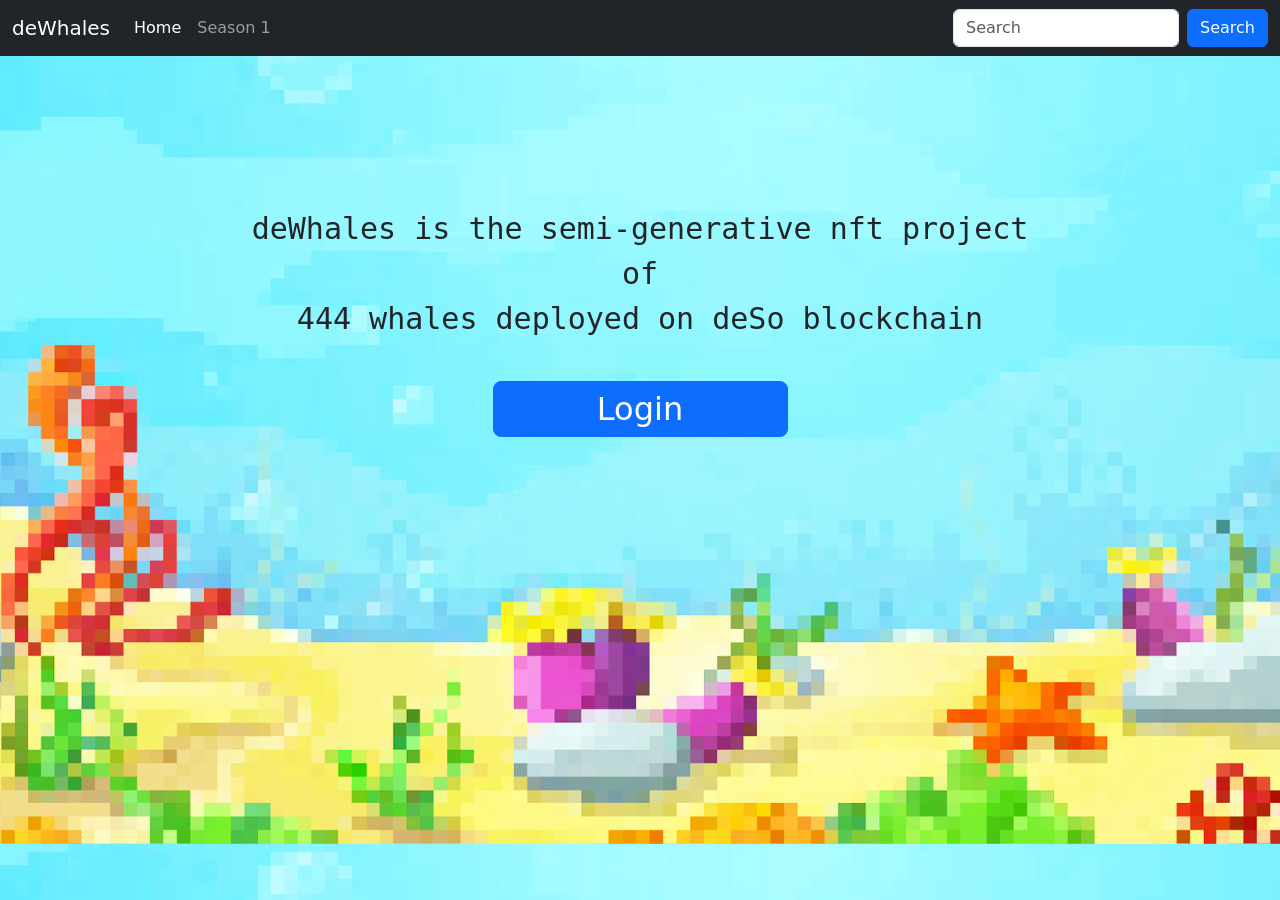
<file: index.html>
<!doctype html>
<html lang="en">

<head>
  <!-- Required meta tags -->
  <meta charset="utf-8">
  <meta name="viewport" content="width=device-width, initial-scale=1">


  <link rel="stylesheet" href="navbar.css">
  <style type="text/css">
    #info {
      padding-left: 15%;
      padding-right: 15%;
      font-family: monospace;
      font-size: 30px;
      
    }


    @media only screen and (max-width: 600px) {

      .hi {
        background-image: url("resources/background3.jpg");
        width: 100%;
        height: 100%;
      }



      #info {
      font-family: monospace;
      font-size: 23px;
      
    }
    }

    @media only screen and (min-width: 600px) {
      .hi {
        background-image: url("resources/background1.jpg");
        background-size: 1500px;

        #container {
          width: 100%;
          padding-left: 50px;
          padding-right: 50px;

        }

      

      #info {
      font-family: monospace;
      font-size: 30px;
      
    }

    }
  </style>


  <!-- css -->
  <!--  <link rel="stylesheet" type="text/css" href="css.css"> -->


  <!-- Bootstrap CSS -->
  <link href="https://cdn.jsdelivr.net/npm/bootstrap@5.1.3/dist/css/bootstrap.min.css" rel="stylesheet"
    integrity="sha384-1BmE4kWBq78iYhFldvKuhfTAU6auU8tT94WrHftjDbrCEXSU1oBoqyl2QvZ6jIW3" crossorigin="anonymous">

  <title>DeWhales</title>
</head>




<body class="hi">





  <!-- nav-->
  <nav class="navbar sticky-top navbar-expand-lg navbar-dark bg-dark">
    <div class="container-fluid">
      <a class="navbar-brand" href="#">deWhales</a>
      <button class="navbar-toggler" type="button" data-bs-toggle="collapse" data-bs-target="#navbarSupportedContent"
        aria-controls="navbarSupportedContent" aria-expanded="false" aria-label="Toggle navigation">
        <span class="navbar-toggler-icon"></span>
      </button>
      <div class="collapse navbar-collapse" id="navbarSupportedContent">
        <ul class="navbar-nav me-auto mb-2 mb-lg-0">
          <li class="nav-item">
            <a class="nav-link active" aria-current="page" href="#">Home</a>
          </li>

          <li class="nav-item">
            <a class="nav-link" href="index2.html">Season 1</a>
          </li>

        </ul>
        <form class="d-flex">

          <!-- the main idea was to let user choose the NFT individually. Well I dont see how we can do that without a databse -->
          <input class="form-control me-2" type="search" placeholder="Search" aria-label="Search">
          <button class="btn btn-primary" type="submit">Search</button>
        </form>
      </div>
    </div>
  </nav>



  <div class="mx-auto" id="container" style="	margin-top: 150px;">
    <p id="info" style="text-align: center;">
      deWhales is the semi-generative nft project of <br> 444 whales deployed on deSo blockchain 
    </p>
    <br>
    <div class="d-grid gap-2 col-3 mx-auto login-button">
      <button class="btn btn-primary btn-lg" type="submit">
        <h2 class="mx-auto my-auto">Login</h2>
      </button>

    </div>
  </div>




  <!-- Bootstrap Bundle with Popper -->
  <script src="https://cdn.jsdelivr.net/npm/bootstrap@5.1.3/dist/js/bootstrap.bundle.min.js"
    integrity="sha384-ka7Sk0Gln4gmtz2MlQnikT1wXgYsOg+OMhuP+IlRH9sENBO0LRn5q+8nbTov4+1p" crossorigin="anonymous">
  </script>








</body>


</html>
</file>
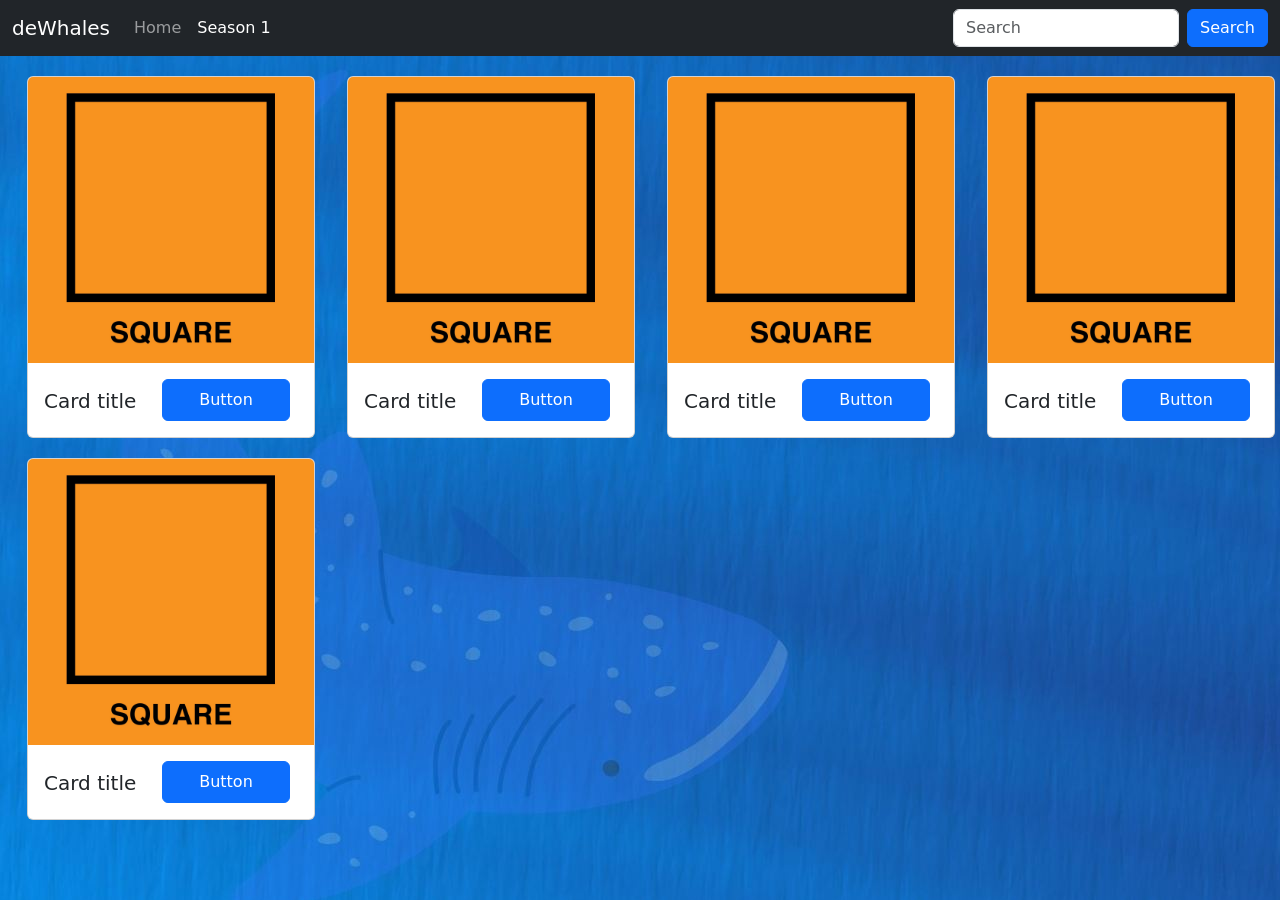
<file: index2.html>
<!doctype html>
<html lang="en">

<head>

    <style>
        .entire-body {
            background-image: url("resources/Blue\ World\ Ocean\ Day\ Animal\ Instagram\ Story\ \(Desktop\ Wallpaper\).jpg");
        }

        .row .card {
            margin-top: 20px;
            margin-right: 15px;
            margin-left: 15px;
        }

        .row .card h5{
            margin-top:10px;
        }

       
    </style>


    <!-- Required meta tags -->
    <meta charset="utf-8">
    <meta name="viewport" content="width=device-width, initial-scale=1">

    <!-- Bootstrap CSS -->
    <link href="https://cdn.jsdelivr.net/npm/bootstrap@5.1.3/dist/css/bootstrap.min.css" rel="stylesheet"
        integrity="sha384-1BmE4kWBq78iYhFldvKuhfTAU6auU8tT94WrHftjDbrCEXSU1oBoqyl2QvZ6jIW3" crossorigin="anonymous">

    <title>Hello, world!</title>
</head>

<body class="entire-body">


    <!--nav bar-->
    <nav class="navbar navbar-expand-lg navbar-dark bg-dark">
        <div class="container-fluid">
            <a class="navbar-brand" href="#">deWhales</a>
            <button class="navbar-toggler" type="button" data-bs-toggle="collapse"
                data-bs-target="#navbarSupportedContent" aria-controls="navbarSupportedContent" aria-expanded="false"
                aria-label="Toggle navigation">
                <span class="navbar-toggler-icon"></span>
            </button>
            <div class="collapse navbar-collapse" id="navbarSupportedContent">
                <ul class="navbar-nav me-auto mb-2 mb-lg-0">
                    <li class="nav-item">
                        <a class="nav-link" aria-current="page" href="index.html">Home</a>
                    </li>
                    <li class="nav-item">
                        <a class="nav-link active" href="#">Season 1</a>
                    </li>

                </ul>
                <form class="d-flex">
                    <input class="form-control me-2" type="search" placeholder="Search" aria-label="Search">
                    <button class="btn btn-primary" type="submit">Search</button>
                </form>
            </div>
        </div>
    </nav>


    <!--card for items-->

    <div class="row mx-auto">
        <div class="col-lg-3 col-md-4 col-sm-12">
            <div class="card" style="width: 18rem;">
                <img src="resources/square-4.jpg" class="card-img-top" alt="square-dummy-image">
                <div class="card-body">
                    <div class="d-grid gap-2 d-md-flex justify-content-md-end">
                        <h5 class="card-title col">Card title</h5>
                        <p class="card-text"></p>

                        <button class="btn btn-primary me-md-2 col" type="button">Button</button>
                    </div>
                </div>
            </div>
        </div>

        <div class="col-lg-3 col-md-4 col-sm-12">
            <div class="card" style="width: 18rem;">
                <img src="resources/square-4.jpg" class="card-img-top" alt="square-dummy-image">
                <div class="card-body">
                    <div class="d-grid gap-2 d-md-flex justify-content-md-end">
                        <h5 class="card-title col">Card title</h5>
                        <p class="card-text"></p>

                        <button class="btn btn-primary me-md-2 col" type="button">Button</button>
                    </div>
                </div>
            </div>
        </div>
        <div class="col-lg-3 col-md-4 col-sm-12">
            <div class="card" style="width: 18rem;">
                <img src="resources/square-4.jpg" class="card-img-top" alt="square-dummy-image">
                <div class="card-body">
                    <div class="d-grid gap-2 d-md-flex justify-content-md-end">
                        <h5 class="card-title col">Card title</h5>
                        <p class="card-text"></p>

                        <button class="btn btn-primary me-md-2 col" type="button">Button</button>
                    </div>
                </div>
            </div>
        </div>
        <div class="col-lg-3 col-md-4 col-sm-12">
            <div class="card" style="width: 18rem;">
                <img src="resources/square-4.jpg" class="card-img-top" alt="square-dummy-image">
                <div class="card-body">
                    <div class="d-grid gap-2 d-md-flex justify-content-md-end">
                        <h5 class="card-title col">Card title</h5>
                        <p class="card-text"></p>

                        <button class="btn btn-primary me-md-2 col" type="button">Button</button>
                    </div>
                </div>
            </div>
        </div>
        <div class="col-lg-3 col-md-4 col-sm-12">
            <div class="card" style="width: 18rem;">
                <img src="resources/square-4.jpg" class="card-img-top" alt="square-dummy-image">
                <div class="card-body">
                    <div class="d-grid gap-2 d-md-flex justify-content-md-end">
                        <h5 class="card-title col">Card title</h5>
                        <p class="card-text"></p>

                        <button class="btn btn-primary me-md-2 col" type="button">Button</button>
                    </div>
                </div>
            </div>
        </div>

    </div>
    </div> <!-- Optional JavaScript; choose one of the two! -->

    <!-- Option 1: Bootstrap Bundle with Popper -->
    <script src="https://cdn.jsdelivr.net/npm/bootstrap@5.1.3/dist/js/bootstrap.bundle.min.js"
        integrity="sha384-ka7Sk0Gln4gmtz2MlQnikT1wXgYsOg+OMhuP+IlRH9sENBO0LRn5q+8nbTov4+1p" crossorigin="anonymous">
    </script>

    <!-- Option 2: Separate Popper and Bootstrap JS -->
    <!--
    <script src="https://cdn.jsdelivr.net/npm/@popperjs/core@2.10.2/dist/umd/popper.min.js" integrity="sha384-7+zCNj/IqJ95wo16oMtfsKbZ9ccEh31eOz1HGyDuCQ6wgnyJNSYdrPa03rtR1zdB" crossorigin="anonymous"></script>
    <script src="https://cdn.jsdelivr.net/npm/bootstrap@5.1.3/dist/js/bootstrap.min.js" integrity="sha384-QJHtvGhmr9XOIpI6YVutG+2QOK9T+ZnN4kzFN1RtK3zEFEIsxhlmWl5/YESvpZ13" crossorigin="anonymous"></script>
    -->
</body>

</html>
</file>
<file: navbar.css>
.nav-total{
    background-color: #083458;
    color:white;
}
</file>
